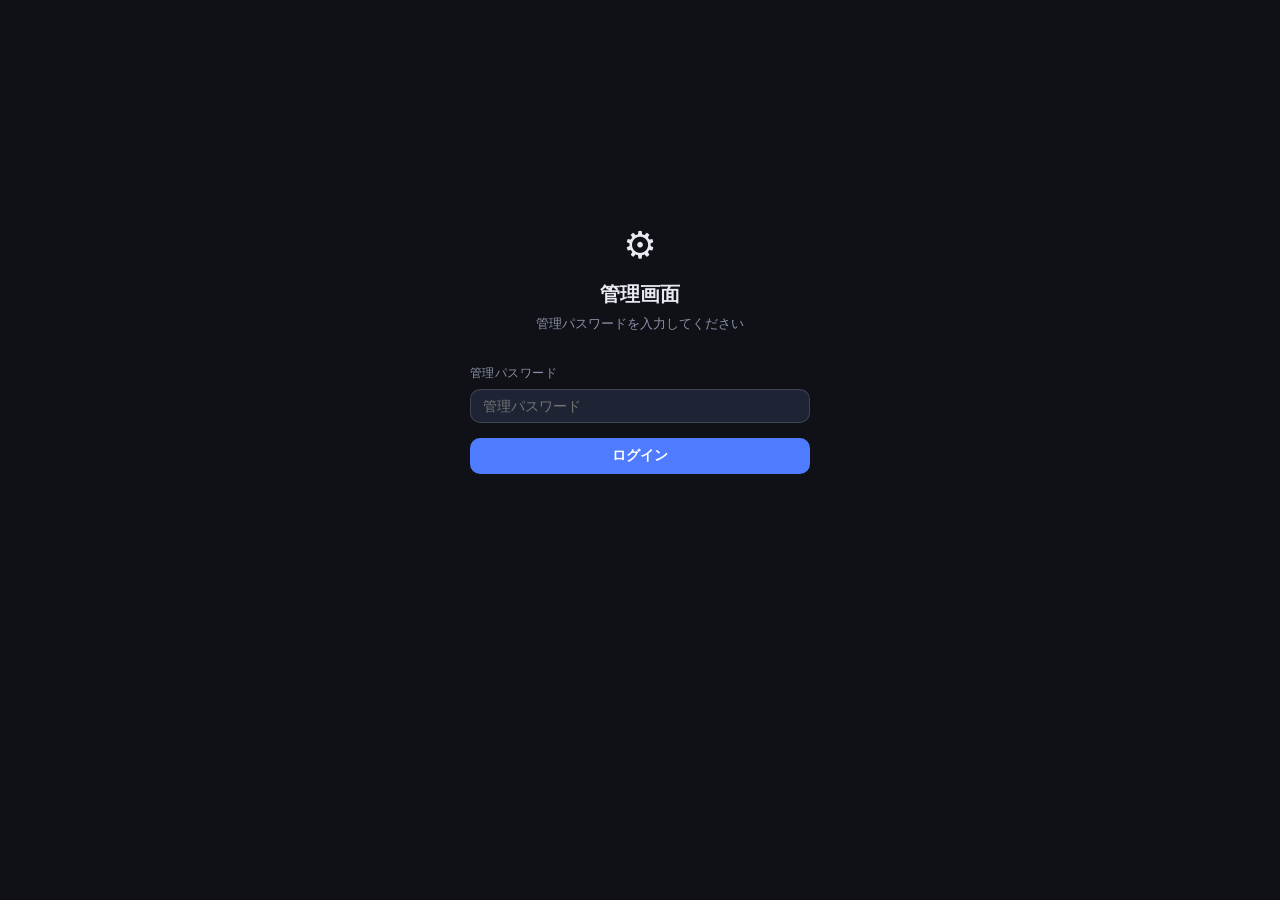
<file: admin.html>
<!DOCTYPE html>
<html lang="ja">
<head>
<meta charset="UTF-8">
<meta name="viewport" content="width=device-width, initial-scale=1.0">
<title>管理画面</title>
<link rel="icon" href="favicon.ico">
<link rel="stylesheet" href="css/style.css">
<style>
/* ===== 管理画面固有スタイル ===== */
#app { max-width: 720px; margin: 0 auto; padding: 1rem 1rem 4rem; }

/* ヘッダー */
#header {
  display: flex; align-items: center; justify-content: space-between;
  padding: 1rem 0 0.75rem;
  border-bottom: 1px solid var(--border);
  margin-bottom: 1.25rem;
}

/* ログイン */
#login-screen {
  min-height: 80vh;
  display: flex; flex-direction: column;
  align-items: center; justify-content: center; gap: 0;
}
#login-screen .logo { font-size: 2.5rem; margin-bottom: 0.25rem; }
#login-screen h2 { font-size: 1.3rem; font-weight: 700; margin-bottom: 0.25rem; }
#login-screen .sub { color: var(--text2); font-size: 0.85rem; margin-bottom: 2rem; }
#login-form { width: 100%; max-width: 340px; display: flex; flex-direction: column; gap: 1rem; }

/* セクション */
.section { margin-bottom: 2rem; }
.section-title {
  font-size: 0.75rem; font-weight: 700; letter-spacing: 0.08em;
  text-transform: uppercase; color: var(--text2);
  margin-bottom: 0.75rem;
  padding-bottom: 0.4rem;
  border-bottom: 1px solid var(--border);
}

/* シートカード */
.sheet-card {
  background: var(--bg3);
  border: 1px solid var(--border);
  border-radius: var(--radius);
  padding: 1rem 1.25rem;
  margin-bottom: 0.75rem;
  position: relative;
}
.sheet-card-header {
  display: flex; align-items: center; justify-content: space-between;
  margin-bottom: 0.75rem;
}
.sheet-card-label {
  font-weight: 700; font-size: 0.95rem;
}
.sheet-card-fields {
  display: grid; grid-template-columns: 1fr 1fr; gap: 0.6rem;
}
.sheet-card-fields-wide {
  display: grid; grid-template-columns: 1fr 1fr 1fr; gap: 0.6rem;
  margin-top: 0.6rem;
}
.field-hint {
  font-size: 0.72rem; color: var(--text3); margin-top: 0.2rem;
}
.override-toggle {
  display: flex; align-items: center; gap: 0.5rem;
  font-size: 0.8rem; color: var(--text2); cursor: pointer;
  margin-top: 0.6rem;
  user-select: none;
}
.override-toggle input[type="checkbox"] {
  width: auto; accent-color: var(--accent);
}
.override-fields {
  margin-top: 0.75rem;
  padding-top: 0.75rem;
  border-top: 1px dashed var(--border2);
  display: none;
}
.override-fields.show { display: grid; grid-template-columns: 1fr 1fr; gap: 0.6rem; }

/* グローバル設定グリッド */
.global-grid {
  display: grid; grid-template-columns: 1fr 1fr; gap: 0.75rem;
}

/* QRモード選択 */
.radio-group { display: flex; gap: 1rem; }
.radio-group label {
  display: flex; align-items: center; gap: 0.4rem;
  cursor: pointer; color: var(--text); text-transform: none;
  letter-spacing: 0; font-size: 0.9rem;
}
.radio-group input[type="radio"] { width: auto; accent-color: var(--accent); }

/* 保存ステータス */
#save-status {
  position: fixed; bottom: 1.5rem; left: 50%; transform: translateX(-50%);
  background: var(--bg3); border: 1px solid var(--border2);
  border-radius: var(--radius); padding: 0.7rem 1.4rem;
  font-size: 0.88rem; box-shadow: var(--shadow);
  display: none; z-index: 200;
}
#save-status.show { display: block; }
#save-status.success { border-left: 3px solid var(--success); color: var(--success); }
#save-status.error   { border-left: 3px solid var(--danger);  color: var(--danger); }
#save-status.info    { border-left: 3px solid var(--accent);  color: var(--text); }

/* 追加ボタン行 */
.add-row {
  display: flex; justify-content: center;
  margin-top: 0.5rem;
}

/* パスワード行 */
.pw-row {
  display: grid;
  grid-template-columns: 1fr 1fr auto auto auto;
  gap: 0.6rem;
  align-items: center;
  padding: 0.6rem 0;
  border-bottom: 1px solid var(--border);
}
.pw-row:last-child { border-bottom: none; }
.pw-row .pw-label { font-size: 0.88rem; font-weight: 600; }
.pw-row .pw-label small { display:block; color:var(--text3); font-size:0.75rem; font-weight:400; }
.pw-not-registered {
  font-size: 0.78rem; color: var(--warn);
  background: rgba(240,180,41,0.1);
  border-radius: 4px; padding: 0.15rem 0.5rem;
}
</style>
</head>
<body>

<!-- ===== ログイン画面 ===== -->
<div id="login-screen">
  <div class="logo">⚙️</div>
  <h2 id="admin-title-login">管理画面</h2>
  <p class="sub">管理パスワードを入力してください</p>
  <div id="login-form">
    <div class="field">
      <label for="admin-pw-input">管理パスワード</label>
      <input type="password" id="admin-pw-input" placeholder="管理パスワード" autocomplete="current-password">
    </div>
    <button class="btn btn-primary" id="admin-login-btn">ログイン</button>
    <p id="login-error" class="text-danger" style="font-size:0.85rem;text-align:center;min-height:1.2em;"></p>
  </div>
</div>

<!-- ===== メイン管理画面 ===== -->
<div id="main-app" style="display:none;">
  <div id="app">

    <div id="header">
      <h1>⚙️ <span id="admin-title-header">管理画面</span></h1>
      <div style="display:flex;gap:0.5rem;align-items:center;">
        <a href="index.html" class="btn btn-ghost btn-sm">← スタッフ画面</a>
        <button class="btn btn-ghost btn-sm" id="logout-btn">ログアウト</button>
      </div>
    </div>

    <!-- 読み込み中 -->
    <div id="loading-state" style="text-align:center;padding:3rem;color:var(--text2);">
      <div class="spinner" style="margin:0 auto 1rem;width:28px;height:28px;"></div>
      config.js を読み込み中...
    </div>

    <!-- 編集フォーム -->
    <div id="edit-form" style="display:none;">

      <!-- ===== シート設定 ===== -->
      <div class="section">
        <div class="section-title">シート設定</div>
        <div id="sheets-container">
          <!-- JSで生成 -->
        </div>
        <div class="add-row">
          <button class="btn btn-ghost btn-sm" id="add-sheet-btn">＋ シートを追加</button>
        </div>
      </div>

      <!-- ===== グローバル設定 ===== -->
      <div class="section">
        <div class="section-title">グローバル設定（全シート共通デフォルト）</div>
        <div class="card">
          <div class="global-grid">
            <div class="field">
              <label for="g-call-before">呼出タイミング（分前）</label>
              <input type="number" id="g-call-before" min="0" max="60">
              <div class="field-hint">開始時間の何分前に「呼出中」にするか（0=開始ちょうど）</div>
            </div>
            <div class="field">
              <label for="g-expire-after">失効タイミング（分後）</label>
              <input type="number" id="g-expire-after" min="0" max="120">
              <div class="field-hint">終了時間の何分後に「失効」にするか（0=終了ちょうど）</div>
            </div>
            <div class="field">
              <label for="g-poll-interval">モニター更新間隔（秒）</label>
              <input type="number" id="g-poll-interval" min="5" max="300">
              <div class="field-hint">呼出モニターの自動更新間隔</div>
            </div>
          </div>
        </div>
      </div>

      <!-- ===== QRコード設定 ===== -->
      <div class="section">
        <div class="section-title">QRコード設定</div>
        <div class="card" style="display:flex;flex-direction:column;gap:1rem;">
          <div class="field">
            <label>QRモード</label>
            <div class="radio-group" style="margin-top:0.4rem;">
              <label>
                <input type="radio" name="qr-mode" value="number">
                整理番号埋め込み（スキャンで自動照合）
              </label>
              <label>
                <input type="radio" name="qr-mode" value="common">
                共通QR（確認のみ）
              </label>
            </div>
          </div>
          <div class="field" id="common-qr-field">
            <label for="g-common-qr">共通QR文字列</label>
            <input type="text" id="g-common-qr" placeholder="SEIRIKEN_CHECK">
            <div class="field-hint">QRモードが「共通QR」のときにスキャンを受け付ける文字列</div>
          </div>
        </div>
      </div>

      <!-- ===== パスワード管理 ===== -->
      <div class="section">
        <div class="section-title">シートパスワード管理</div>
        <div class="card" style="display:flex;flex-direction:column;gap:0;">
          <p style="font-size:0.82rem;color:var(--text2);margin-bottom:1rem;">
            変更・新規登録は即時反映されます（GitHub への保存・再デプロイ不要）。<br>
            config.js のシート一覧と同期しています。<span style="color:var(--warn);">●未登録</span>のシートには初回パスワードを設定してください。
          </p>
          <div id="pw-list">
            <div style="color:var(--text3);font-size:0.85rem;">読み込み中...</div>
          </div>
        </div>
      </div>

      <!-- ===== UI設定 ===== -->
      <div class="section">
        <div class="section-title">UI設定</div>
        <div class="card">
          <div class="global-grid">
            <div class="field">
              <label for="g-app-title">スタッフ画面タイトル</label>
              <input type="text" id="g-app-title" placeholder="整理券システム">
            </div>
            <div class="field">
              <label for="g-monitor-title">モニタータイトル</label>
              <input type="text" id="g-monitor-title" placeholder="呼出モニター">
            </div>
          </div>
        </div>
      </div>

      <!-- ===== 保存ボタン ===== -->
      <div style="display:flex;gap:0.75rem;align-items:center;justify-content:flex-end;margin-top:1rem;">
        <span id="unsaved-badge" style="font-size:0.8rem;color:var(--warn);display:none;">● 未保存の変更があります</span>
        <button class="btn btn-ghost" id="reload-btn">再読み込み</button>
        <button class="btn btn-primary btn-lg" id="save-btn">
          config.js を保存してデプロイ
        </button>
      </div>
      <p style="font-size:0.75rem;color:var(--text3);text-align:right;margin-top:0.5rem;">
        保存後、GitHub Pages の再デプロイに数十秒〜1分程度かかります
      </p>

    </div><!-- /edit-form -->

  </div><!-- /app -->
</div><!-- /main-app -->

<!-- 保存ステータス -->
<div id="save-status"></div>
<!-- トースト -->
<div id="toast-container"></div>

<script src="config.js"></script>
<script src="js/api.js"></script>
<script>
// ============================================================
// 状態
// ============================================================
let adminPassword = '';
let currentSha    = '';  // GitHubのファイルSHA（更新時に必要）
let configObj     = null; // 編集中のconfig内容
let isDirty       = false;

// ============================================================
// 初期化
// ============================================================
document.addEventListener('DOMContentLoaded', () => {
  document.title = CONFIG.ADMIN_TITLE || '管理画面';
  document.getElementById('admin-title-login').textContent  = CONFIG.ADMIN_TITLE || '管理画面';
  document.getElementById('admin-title-header').textContent = CONFIG.ADMIN_TITLE || '管理画面';

  // QRモード切替でフィールド表示/非表示
  document.querySelectorAll('input[name="qr-mode"]').forEach(r => {
    r.addEventListener('change', updateQrFieldVisibility);
  });

  document.getElementById('admin-pw-input').addEventListener('keydown', e => {
    if (e.key === 'Enter') document.getElementById('admin-login-btn').click();
  });
});

// ============================================================
// ログイン
// ============================================================
document.getElementById('admin-login-btn').addEventListener('click', async () => {
  const pw    = document.getElementById('admin-pw-input').value.trim();
  const errEl = document.getElementById('login-error');
  errEl.textContent = '';
  if (!pw) { errEl.textContent = 'パスワードを入力してください'; return; }

  const btn = document.getElementById('admin-login-btn');
  btn.disabled = true;
  btn.innerHTML = '<span class="spinner"></span>';

  try {
    await API.adminAuth(pw);
    adminPassword = pw;
    document.getElementById('login-screen').style.display = 'none';
    document.getElementById('main-app').style.display = 'block';
    await loadConfig();
    await loadPasswords();
  } catch (e) {
    errEl.textContent = e.message;
  } finally {
    btn.disabled = false;
    btn.textContent = 'ログイン';
  }
});

document.getElementById('logout-btn').addEventListener('click', () => {
  adminPassword = '';
  currentSha    = '';
  configObj     = null;
  isDirty       = false;
  document.getElementById('main-app').style.display  = 'none';
  document.getElementById('login-screen').style.display = 'flex';
  document.getElementById('admin-pw-input').value = '';
});

// ============================================================
// config.js 読み込み
// ============================================================
async function loadConfig() {
  document.getElementById('loading-state').style.display = 'block';
  document.getElementById('edit-form').style.display     = 'none';

  try {
    const res = await API.getConfig(adminPassword);
    currentSha = res.sha;
    // config.jsのテキストをJSとして評価してオブジェクトに変換
    configObj  = parseConfigJs(res.content);
    renderForm(configObj);
    // パスワードリストはシート一覧と連動して再描画
    renderPasswordList();
    document.getElementById('loading-state').style.display = 'none';
    document.getElementById('edit-form').style.display     = 'block';
    isDirty = false;
    updateDirtyBadge();
  } catch (e) {
    document.getElementById('loading-state').innerHTML =
      `<span class="text-danger">読み込み失敗: ${e.message}</span>`;
  }
}

/**
 * config.js のテキストから CONFIG オブジェクトを抽出する
 * "const CONFIG = { ... };" の部分を取り出して評価する。
 *
 * 注意: 正規表現の非貪欲マッチ（[\s\S]*?\}）は、STATUSES などの
 *       ネストしたオブジェクト内の最初の "}" で止まってしまい、
 *       本体が途中で切れて構文エラー（Unexpected token ')'）になる。
 *       そのため、波括弧の対応を1文字ずつ数えて正しい終端を探す。
 */
function parseConfigJs(text) {
  const startKeyword = 'const CONFIG';
  const startIdx = text.indexOf(startKeyword);
  if (startIdx === -1) throw new Error("config.js 内に 'const CONFIG' が見つかりません");

  const braceStart = text.indexOf('{', startIdx);
  if (braceStart === -1) throw new Error("CONFIG オブジェクトの開始 '{' が見つかりません");

  // 波括弧の対応をカウントして、CONFIGオブジェクトの終端 "}" を特定する
  // 文字列リテラル内の { } は誤検出しないよう、シングル/ダブル/テンプレート文字列をスキップする
  let depth = 0;
  let i = braceStart;
  let inString = null; // null | '"' | "'" | '`'

  for (; i < text.length; i++) {
    const ch = text[i];
    const prev = text[i - 1];

    if (inString) {
      if (ch === inString && prev !== '\\') inString = null;
      continue;
    }
    if (ch === '"' || ch === "'" || ch === '`') { inString = ch; continue; }
    if (ch === '{') depth++;
    if (ch === '}') {
      depth--;
      if (depth === 0) { i++; break; } // 終端の "}" を含めて抜ける
    }
  }

  if (depth !== 0) throw new Error("CONFIG オブジェクトの波括弧が閉じていません");

  const src = text.slice(braceStart, i);
  // eslint-disable-next-line no-new-func
  return Function('"use strict"; return (' + src + ')')();
}

document.getElementById('reload-btn').addEventListener('click', async () => {
  if (isDirty && !confirm('未保存の変更があります。再読み込みすると変更は失われます。続けますか？')) return;
  await loadConfig();
});

// ============================================================
// フォーム描画
// ============================================================
function renderForm(cfg) {
  // グローバル設定
  document.getElementById('g-call-before').value   = cfg.CALL_BEFORE_MINUTES  ?? 0;
  document.getElementById('g-expire-after').value  = cfg.EXPIRE_AFTER_MINUTES ?? 0;
  document.getElementById('g-poll-interval').value = Math.round((cfg.POLL_INTERVAL_MS ?? 15000) / 1000);
  document.getElementById('g-app-title').value     = cfg.APP_TITLE     || '';
  document.getElementById('g-monitor-title').value = cfg.MONITOR_TITLE || '';

  // QR設定
  const qrMode = cfg.QR_MODE || 'number';
  document.querySelector(`input[name="qr-mode"][value="${qrMode}"]`).checked = true;
  document.getElementById('g-common-qr').value = cfg.COMMON_QR_VALUE || '';
  updateQrFieldVisibility();

  // シート一覧
  renderSheets(cfg.SHEETS || []);

  // 変更検知
  attachChangeListeners();
}

function renderSheets(sheets) {
  const container = document.getElementById('sheets-container');
  container.innerHTML = '';
  sheets.forEach((s, i) => renderSheetCard(s, i));
}

function renderSheetCard(sheet, index) {
  const container = document.getElementById('sheets-container');
  const hasCallOverride   = sheet.callBeforeMinutes   !== undefined;
  const hasExpireOverride = sheet.expireAfterMinutes  !== undefined;
  const hasOverride       = hasCallOverride || hasExpireOverride;

  const card = document.createElement('div');
  card.className    = 'sheet-card';
  card.dataset.index = index;
  card.innerHTML = `
    <div class="sheet-card-header">
      <span class="sheet-card-label"># ${index + 1}</span>
      <div style="display:flex;gap:0.4rem;">
        <button class="btn btn-ghost btn-sm clear-data-btn" data-index="${index}" title="シート内のデータ行のみ削除（ヘッダー・タブは残る）">データ削除</button>
        <button class="btn btn-danger btn-sm remove-sheet-btn" data-index="${index}" title="config設定とスプレッドシートのタブを両方削除">シート削除</button>
      </div>
    </div>
    <div class="sheet-card-fields">
      <div class="field">
        <label>シート名</label>
        <input type="text" class="f-sheetName" value="${esc(sheet.sheetName)}" placeholder="1日目_2組">
        <div class="field-hint">スプレッドシートのシート名と完全一致</div>
      </div>
      <div class="field">
        <label>識別コード（3桁英数字）</label>
        <input type="text" class="f-code" value="${esc(sheet.code)}" maxlength="3" placeholder="A01" style="text-transform:uppercase;font-family:var(--font-mono);">
        <div class="field-hint">整理番号の先頭3桁・他と重複不可</div>
      </div>
      <div class="field" style="grid-column:1/-1;">
        <label>表示名</label>
        <input type="text" class="f-label" value="${esc(sheet.label)}" placeholder="1日目 2組">
        <div class="field-hint">スタッフ画面・モニターに表示される名前</div>
      </div>
    </div>
    <label class="override-toggle">
      <input type="checkbox" class="f-override-check" ${hasOverride ? 'checked' : ''}>
      このシートの呼出・失効タイミングをグローバル設定から上書きする
    </label>
    <div class="override-fields ${hasOverride ? 'show' : ''}">
      <div class="field">
        <label>呼出タイミング（分前）</label>
        <input type="number" class="f-call" min="0" max="60" value="${hasCallOverride ? sheet.callBeforeMinutes : ''}">
        <div class="field-hint">空欄=グローバル設定を使用</div>
      </div>
      <div class="field">
        <label>失効タイミング（分後）</label>
        <input type="number" class="f-expire" min="0" max="120" value="${hasExpireOverride ? sheet.expireAfterMinutes : ''}">
        <div class="field-hint">空欄=グローバル設定を使用</div>
      </div>
    </div>
    <label class="override-toggle">
      <input type="checkbox" class="f-auto-absent" ${sheet.autoAbsentEnabled ? 'checked' : ''}>
      予約終了時間〜失効時間の間、呼出中の券を自動で「不在」にする
    </label>
  `;
  container.appendChild(card);

  // 上書きチェックボックス
  card.querySelector('.f-override-check').addEventListener('change', function () {
    const fields = card.querySelector('.override-fields');
    fields.classList.toggle('show', this.checked);
    markDirty();
  });

  // データのみ削除ボタン（シート・config設定は残す）
  card.querySelector('.clear-data-btn').addEventListener('click', async () => {
    const currentName = card.querySelector('.f-sheetName').value.trim();
    if (!currentName) { toast('シート名が空欄です', 'error'); return; }

    if (!confirm(
      `シート「${currentName}」のデータ行をすべて削除します。\n` +
      `（ヘッダー行・シートタブ・config設定は残ります）\n\nよろしいですか？`
    )) return;

    const btn = card.querySelector('.clear-data-btn');
    btn.disabled = true;
    btn.innerHTML = '<span class="spinner"></span>';

    try {
      const res = await API.clearSheetData(adminPassword, currentName);
      toast(res.message, 'success');
    } catch (e) {
      toast('データ削除失敗: ' + e.message, 'error');
    } finally {
      btn.disabled = false;
      btn.textContent = 'データ削除';
    }
  });

  // シート削除ボタン（タブ本体 + config設定 + PASSWORDS を削除）
  card.querySelector('.remove-sheet-btn').addEventListener('click', async () => {
    const currentName = card.querySelector('.f-sheetName').value.trim();

    if (!confirm(
      `シート「${currentName || '(未入力)'}」を完全に削除します。\n` +
      `・スプレッドシートのタブ本体ごと削除されます\n` +
      `・config.js の設定からも削除されます\n` +
      `・登録済みパスワードも削除されます\n\n` +
      `この操作は取り消せません。よろしいですか？`
    )) return;

    const btn = card.querySelector('.remove-sheet-btn');
    btn.disabled = true;
    btn.innerHTML = '<span class="spinner"></span>';

    // シート名が入力済み（既存シート）の場合のみGAS側でタブを削除
    if (currentName) {
      try {
        await API.deleteSheetTab(adminPassword, currentName);
        toast(`タブ「${currentName}」を削除しました`, 'success');
      } catch (e) {
        // タブ削除に失敗してもconfigからの削除は続行できるよう確認する
        const proceed = confirm(
          `スプレッドシートのタブ削除に失敗しました: ${e.message}\n` +
          `config設定からの削除のみ続行しますか？`
        );
        if (!proceed) {
          btn.disabled = false;
          btn.textContent = 'シート削除';
          return;
        }
      }
    }

    card.remove();
    reindexSheets();
    markDirty();
    // パスワードリストにも反映
    delete registeredPasswords[currentName];
    renderPasswordList();
  });
}

// シートカードの番号を振り直す
function reindexSheets() {
  document.querySelectorAll('.sheet-card').forEach((card, i) => {
    card.dataset.index = i;
    card.querySelector('.sheet-card-label').textContent = `# ${i + 1}`;
    card.querySelector('.remove-sheet-btn').dataset.index = i;
    card.querySelector('.clear-data-btn').dataset.index = i;
  });
}

// シート追加
document.getElementById('add-sheet-btn').addEventListener('click', () => {
  const count = document.querySelectorAll('.sheet-card').length;
  renderSheetCard({ sheetName: '', code: '', label: '' }, count);
  attachChangeListeners();
  markDirty();
});

function updateQrFieldVisibility() {
  const mode = document.querySelector('input[name="qr-mode"]:checked')?.value;
  document.getElementById('common-qr-field').style.display = mode === 'common' ? 'block' : 'none';
}

// ============================================================
// 変更検知
// ============================================================
function attachChangeListeners() {
  document.querySelectorAll('#edit-form input, #edit-form select').forEach(el => {
    el.removeEventListener('input', markDirty);
    el.addEventListener('input', markDirty);
    el.removeEventListener('change', markDirty);
    el.addEventListener('change', markDirty);
  });
}

function markDirty() {
  isDirty = true;
  updateDirtyBadge();
}

function updateDirtyBadge() {
  document.getElementById('unsaved-badge').style.display = isDirty ? 'inline' : 'none';
}

// ============================================================
// フォームからconfigオブジェクトを収集
// ============================================================
function collectConfig() {
  const sheets = [];
  document.querySelectorAll('.sheet-card').forEach(card => {
    const sheetName = card.querySelector('.f-sheetName').value.trim();
    const code      = card.querySelector('.f-code').value.trim().toUpperCase();
    const label     = card.querySelector('.f-label').value.trim();
    if (!sheetName || !code) return; // 空欄は除外

    const overrideEnabled  = card.querySelector('.f-override-check').checked;
    const callVal          = card.querySelector('.f-call').value;
    const expireVal        = card.querySelector('.f-expire').value;
    const autoAbsentChecked = card.querySelector('.f-auto-absent').checked;

    const s = { sheetName, code, label };
    if (overrideEnabled && callVal   !== '') s.callBeforeMinutes   = parseInt(callVal, 10);
    if (overrideEnabled && expireVal !== '') s.expireAfterMinutes  = parseInt(expireVal, 10);
    if (autoAbsentChecked) s.autoAbsentEnabled = true;
    sheets.push(s);
  });

  // コードの重複チェック
  const codes = sheets.map(s => s.code);
  const dup   = codes.find((c, i) => codes.indexOf(c) !== i);
  if (dup) throw new Error(`識別コード「${dup}」が重複しています`);

  const qrMode = document.querySelector('input[name="qr-mode"]:checked')?.value || 'number';

  return {
    GAS_URL        : configObj.GAS_URL,
    GITHUB_OWNER   : configObj.GITHUB_OWNER,
    GITHUB_REPO    : configObj.GITHUB_REPO,
    GITHUB_PATH    : configObj.GITHUB_PATH,
    GITHUB_BRANCH  : configObj.GITHUB_BRANCH,
    SHEETS         : sheets,
    CALL_BEFORE_MINUTES  : parseInt(document.getElementById('g-call-before').value,  10) || 0,
    EXPIRE_AFTER_MINUTES : parseInt(document.getElementById('g-expire-after').value, 10) || 0,
    POLL_INTERVAL_MS     : (parseInt(document.getElementById('g-poll-interval').value, 10) || 15) * 1000,
    QR_MODE        : qrMode,
    COMMON_QR_VALUE: document.getElementById('g-common-qr').value.trim() || 'SEIRIKEN_CHECK',
    STATUSES       : configObj.STATUSES,
    APP_TITLE      : document.getElementById('g-app-title').value.trim()    || '整理券システム',
    MONITOR_TITLE  : document.getElementById('g-monitor-title').value.trim() || '呼出モニター',
    ADMIN_TITLE    : configObj.ADMIN_TITLE || '管理画面',
  };
}

// ============================================================
// configオブジェクト → config.js テキスト生成
// ============================================================
function buildConfigJs(cfg) {
  const sheetsStr = cfg.SHEETS.map(s => {
    let lines = [
      `      sheetName: ${JSON.stringify(s.sheetName)}`,
      `      code: ${JSON.stringify(s.code)}`,
      `      label: ${JSON.stringify(s.label)}`
    ];
    if (s.callBeforeMinutes   !== undefined) lines.push(`      callBeforeMinutes: ${s.callBeforeMinutes}`);
    if (s.expireAfterMinutes  !== undefined) lines.push(`      expireAfterMinutes: ${s.expireAfterMinutes}`);
    if (s.autoAbsentEnabled   !== undefined) lines.push(`      autoAbsentEnabled: ${s.autoAbsentEnabled}`);
    return `    {\n${lines.join(',\n')}\n    }`;
  }).join(',\n');

  const statusesStr = Object.entries(cfg.STATUSES).map(([k, v]) =>
    `    ${k}: { label: ${JSON.stringify(v.label)}, color: ${JSON.stringify(v.color)} }`
  ).join(',\n');

  return `/**
 * 整理券システム 設定ファイル
 * このファイルは管理画面（admin.html）から自動更新されます。
 * 手動編集も可能ですが、管理画面での変更で上書きされます。
 */

const CONFIG = {

  GAS_URL: ${JSON.stringify(cfg.GAS_URL)},

  GITHUB_OWNER: ${JSON.stringify(cfg.GITHUB_OWNER)},
  GITHUB_REPO:  ${JSON.stringify(cfg.GITHUB_REPO)},
  GITHUB_PATH:  ${JSON.stringify(cfg.GITHUB_PATH)},
  GITHUB_BRANCH: ${JSON.stringify(cfg.GITHUB_BRANCH)},

  SHEETS: [
${sheetsStr}
  ],

  CALL_BEFORE_MINUTES: ${cfg.CALL_BEFORE_MINUTES},
  POLL_INTERVAL_MS: ${cfg.POLL_INTERVAL_MS},

  EXPIRE_AFTER_MINUTES: ${cfg.EXPIRE_AFTER_MINUTES},

  QR_MODE: ${JSON.stringify(cfg.QR_MODE)},
  COMMON_QR_VALUE: ${JSON.stringify(cfg.COMMON_QR_VALUE)},

  STATUSES: {
${statusesStr}
  },

  APP_TITLE: ${JSON.stringify(cfg.APP_TITLE)},
  MONITOR_TITLE: ${JSON.stringify(cfg.MONITOR_TITLE)},
  ADMIN_TITLE: ${JSON.stringify(cfg.ADMIN_TITLE)}
};
`;
}

// ============================================================
// 保存
// ============================================================
document.getElementById('save-btn').addEventListener('click', async () => {
  let newCfg;
  try {
    newCfg = collectConfig();
  } catch (e) {
    toast(e.message, 'error');
    return;
  }

  const newContent = buildConfigJs(newCfg);
  const autoAbsentSheets = newCfg.SHEETS
    .filter(s => s.autoAbsentEnabled)
    .map(s => s.sheetName);

  const btn = document.getElementById('save-btn');
  btn.disabled = true;
  btn.innerHTML = '<span class="spinner"></span> 保存中...';
  showSaveStatus('GitHub へ送信中...', 'info');

  try {
    const res = await API.saveConfig(
      adminPassword,
      newContent,
      currentSha,
      'chore: update config.js via admin panel',
      autoAbsentSheets
    );
    currentSha = res.newSha || currentSha;
    configObj  = newCfg;
    isDirty    = false;
    updateDirtyBadge();
    showSaveStatus('✓ 保存完了！GitHub Pages の再デプロイをお待ちください（約1分）', 'success');
    toast('config.js を更新しました', 'success');
  } catch (e) {
    showSaveStatus('✗ 保存失敗: ' + e.message, 'error');
    toast('保存に失敗しました: ' + e.message, 'error');
  } finally {
    btn.disabled = false;
    btn.textContent = 'config.js を保存してデプロイ';
  }
});

function showSaveStatus(msg, type) {
  const el = document.getElementById('save-status');
  el.textContent  = msg;
  el.className    = 'show ' + type;
  if (type === 'success') setTimeout(() => { el.className = ''; }, 8000);
}

// ============================================================
// パスワード管理
// ============================================================

// GASのPASSWORDSプロパティに登録済みのパスワード一覧 { sheetName: pw }
let registeredPasswords = {};

async function loadPasswords() {
  const container = document.getElementById('pw-list');
  try {
    const res = await API.getPasswords(adminPassword);
    registeredPasswords = res.passwords || {};
    renderPasswordList();
  } catch (e) {
    container.innerHTML =
      `<span class="text-danger" style="font-size:0.85rem;">取得失敗: ${e.message}</span>`;
  }
}

function renderPasswordList() {
  const container = document.getElementById('pw-list');
  const sheets    = (configObj && configObj.SHEETS) ? configObj.SHEETS : [];

  if (sheets.length === 0) {
    container.innerHTML =
      '<div style="color:var(--text3);font-size:0.85rem;">シートが登録されていません</div>';
    return;
  }

  container.innerHTML = '';
  sheets.forEach(s => {
    const isRegistered = s.sheetName in registeredPasswords;
    const row = document.createElement('div');
    row.className = 'pw-row';

    row.innerHTML = `
      <div class="pw-label">
        ${esc(s.label || s.sheetName)}
        <small>${esc(s.sheetName)}</small>
        ${!isRegistered
          ? '<span class="pw-not-registered">未登録</span>'
          : '<span class="badge status-received" style="font-size:0.7rem;">登録済</span>'}
      </div>
      <div>
        <input type="password"
          class="pw-input"
          data-sheet="${esc(s.sheetName)}"
          placeholder="${isRegistered ? '新しいパスワード（変更する場合のみ）' : '初期パスワードを設定'}"
          autocomplete="new-password">
      </div>
      <div>
        <button class="btn btn-ghost btn-sm pw-toggle-btn"
          data-sheet="${esc(s.sheetName)}" title="表示/非表示">👁</button>
      </div>
      <div>
        <button class="btn btn-sm pw-save-btn ${isRegistered ? 'btn-primary' : 'btn-success'}"
          data-sheet="${esc(s.sheetName)}"
          data-is-new="${!isRegistered}">
          ${isRegistered ? '変更' : '登録'}
        </button>
      </div>
      <div>
        <button class="btn btn-danger btn-sm pw-remove-btn"
          data-sheet="${esc(s.sheetName)}"
          ${!isRegistered ? 'disabled style="opacity:0.3"' : ''}
          title="${isRegistered ? 'PASSWORDSから削除（ログイン不可になります）' : '未登録のため不要'}">
          削除
        </button>
      </div>
    `;
    container.appendChild(row);
  });

  // イベント設定
  container.querySelectorAll('.pw-save-btn').forEach(btn => {
    btn.addEventListener('click', () =>
      changePassword(btn.dataset.sheet, btn.dataset.isNew === 'true')
    );
  });
  container.querySelectorAll('.pw-remove-btn:not([disabled])').forEach(btn => {
    btn.addEventListener('click', () => removePassword(btn.dataset.sheet));
  });
  container.querySelectorAll('.pw-toggle-btn').forEach(btn => {
    btn.addEventListener('click', () => {
      const input = container.querySelector(`.pw-input[data-sheet="${CSS.escape(btn.dataset.sheet)}"]`);
      if (input) input.type = input.type === 'password' ? 'text' : 'password';
    });
  });
  container.querySelectorAll('.pw-input').forEach(input => {
    input.addEventListener('keydown', e => {
      if (e.key !== 'Enter') return;
      const isNew = !(input.dataset.sheet in registeredPasswords);
      changePassword(input.dataset.sheet, isNew);
    });
  });
}

async function changePassword(sheetName, isNew = false) {
  const input = document.querySelector(`.pw-input[data-sheet="${CSS.escape(sheetName)}"]`);
  if (!input) return;
  const newPw = input.value.trim();

  if (!newPw) { toast('パスワードを入力してください', 'error'); return; }
  if (newPw.length < 4) { toast('パスワードは4文字以上にしてください', 'error'); return; }

  if (isNew && !confirm(
    `「${sheetName}」を PASSWORDS に新規登録します。\nパスワード: ${newPw}\n\nよろしいですか？`
  )) return;

  const btn = document.querySelector(`.pw-save-btn[data-sheet="${CSS.escape(sheetName)}"]`);
  if (btn) { btn.disabled = true; btn.innerHTML = '<span class="spinner"></span>'; }

  try {
    const res = await API.updatePassword(adminPassword, sheetName, newPw, isNew, false);
    registeredPasswords[sheetName] = newPw;
    input.value = '';
    toast(res.message, 'success');
    // 登録済→未登録の表示が変わるので再描画
    renderPasswordList();
  } catch (e) {
    toast((isNew ? '登録' : '変更') + '失敗: ' + e.message, 'error');
    if (btn) { btn.disabled = false; btn.textContent = isNew ? '登録' : '変更'; }
  }
}

async function removePassword(sheetName) {
  if (!confirm(
    `「${sheetName}」を PASSWORDS から削除します。\n` +
    `削除するとこのシートへのログインができなくなります。\n\nよろしいですか？`
  )) return;

  const btn = document.querySelector(`.pw-remove-btn[data-sheet="${CSS.escape(sheetName)}"]`);
  if (btn) { btn.disabled = true; btn.innerHTML = '<span class="spinner"></span>'; }

  try {
    const res = await API.updatePassword(adminPassword, sheetName, '', false, true);
    delete registeredPasswords[sheetName];
    toast(res.message, 'success');
    renderPasswordList();
  } catch (e) {
    toast('削除失敗: ' + e.message, 'error');
    if (btn) { btn.disabled = false; btn.textContent = '削除'; }
  }
}

// ============================================================
// トースト・ユーティリティ
// ============================================================
function toast(msg, type = 'info') {
  const c  = document.getElementById('toast-container');
  const el = document.createElement('div');
  el.className   = 'toast ' + type;
  el.textContent = msg;
  c.appendChild(el);
  setTimeout(() => el.remove(), 3500);
}

function esc(str) {
  return String(str || '').replace(/&/g,'&amp;').replace(/"/g,'&quot;').replace(/</g,'&lt;');
}
</script>

</body>
</html>
</file>
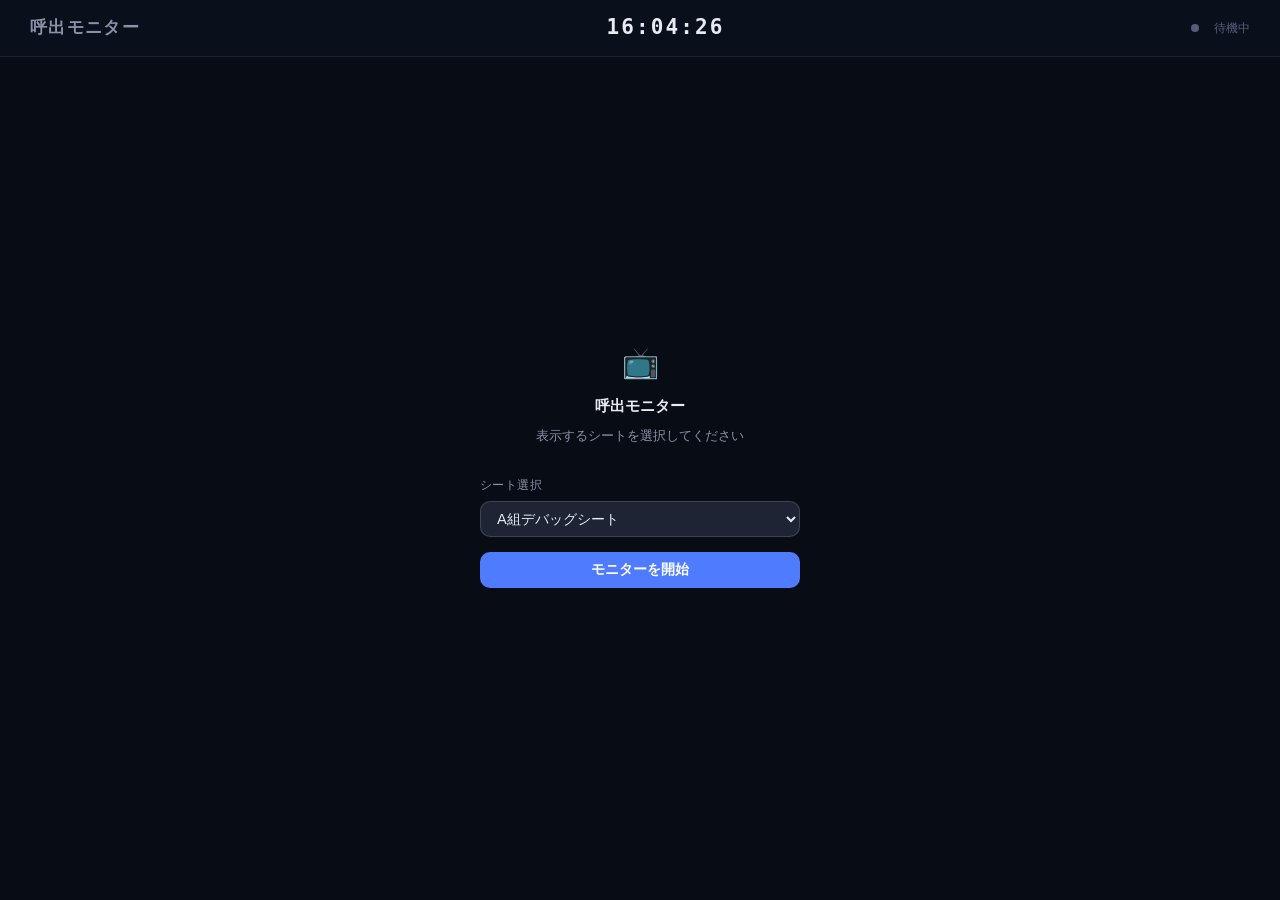
<file: monitor.html>
<!DOCTYPE html>
<html lang="ja">
<head>
<meta charset="UTF-8">
<meta name="viewport" content="width=device-width, initial-scale=1.0">
<title>呼出モニター</title>
<link rel="icon" href="favicon.ico">
<link rel="stylesheet" href="css/style.css">
<style>
/* ===== モニター固有スタイル ===== */

body {
  background: #080c14;
  overflow: hidden;
}

#monitor-app {
  height: 100vh;
  display: flex;
  flex-direction: column;
}

/* ヘッダーバー */
#monitor-header {
  display: flex;
  align-items: center;
  justify-content: space-between;
  padding: 0.75rem 2rem;
  border-bottom: 1px solid var(--border);
  background: #0a0f1c;
  flex-shrink: 0;
}
#monitor-header h1 {
  font-size: 1.1rem;
  font-weight: 700;
  letter-spacing: 0.08em;
  color: var(--text2);
  text-transform: uppercase;
}
#monitor-clock {
  font-family: var(--font-mono);
  font-size: 1.4rem;
  font-weight: 700;
  color: var(--text);
  letter-spacing: 0.1em;
}
.monitor-meta {
  display: flex; align-items: center; gap: 1rem;
  font-size: 0.78rem; color: var(--text3);
}
.poll-dot {
  width: 8px; height: 8px;
  border-radius: 50%;
  background: var(--text3);
  transition: background 0.3s;
}
.poll-dot.active { background: var(--success); }

/* ===== ログイン（モニター用） ===== */
#monitor-login {
  flex: 1;
  display: flex; flex-direction: column;
  align-items: center; justify-content: center;
  gap: 0.5rem;
}
#monitor-login .sub {
  color: var(--text2); font-size: 0.85rem; margin-bottom: 1.5rem;
}
#monitor-login-form {
  display: flex; flex-direction: column; gap: 1rem;
  width: 320px;
}

/* ===== 呼出リスト ===== */
#monitor-body {
  flex: 1;
  padding: 2rem;
  overflow-y: auto;
  display: none;
}
#monitor-body.show { display: block; }

#calling-list {
  display: grid;
  grid-template-columns: repeat(auto-fill, minmax(220px, 1fr));
  gap: 1.25rem;
}

.call-card {
  background: var(--bg2);
  border: 1px solid var(--border);
  border-radius: var(--radius-lg);
  padding: 1.5rem 1.75rem;
  position: relative;
  transition: border-color 0.3s;
}
.call-card.calling {
  border-color: rgba(240,180,41,0.4);
  box-shadow: 0 0 20px rgba(240,180,41,0.08);
}
.call-card.reserved {
  border-color: rgba(79,124,255,0.25);
}

.call-card .call-number {
  font-family: var(--font-mono);
  font-size: 2.2rem;
  font-weight: 800;
  letter-spacing: 0.06em;
  color: var(--text);
  line-height: 1.1;
  margin-bottom: 0.5rem;
}
.call-card.calling .call-number { color: #f0c040; }
.call-card.reserved .call-number { color: #6f9eff; }

.call-card .call-time {
  font-size: 1rem;
  font-family: var(--font-mono);
  color: var(--text2);
  margin-bottom: 0.4rem;
}
.call-card .call-count {
  font-size: 0.82rem;
  color: var(--text3);
}
.call-card .call-status {
  position: absolute;
  top: 1rem; right: 1rem;
}

/* 点滅アニメ（呼出中のみ） */
@keyframes pulse-border {
  0%, 100% { box-shadow: 0 0 0 0 rgba(240,180,41,0); }
  50%       { box-shadow: 0 0 0 6px rgba(240,180,41,0.12); }
}
.call-card.calling { animation: pulse-border 2s ease-in-out infinite; }

/* 空状態 */
#empty-state {
  display: flex;
  flex-direction: column;
  align-items: center; justify-content: center;
  height: 50vh;
  gap: 0.75rem;
  color: var(--text3);
}
#empty-state .icon { font-size: 3rem; opacity: 0.3; }
#empty-state p { font-size: 0.9rem; }

/* シート選択バー（ログイン後） */
#sheet-selector-bar {
  display: none;
  padding: 0.5rem 2rem;
  border-bottom: 1px solid var(--border);
  background: #0a0f1c;
  gap: 0.5rem;
  flex-wrap: wrap;
}
#sheet-selector-bar.show {
  display: flex;
}
.sheet-sel-btn {
  padding: 0.3rem 0.9rem;
  border-radius: 999px;
  font-size: 0.8rem; font-weight: 600;
  cursor: pointer;
  border: 1px solid var(--border2);
  background: transparent;
  color: var(--text2);
  transition: all 0.15s;
}
.sheet-sel-btn.active {
  background: var(--accent-dim);
  border-color: var(--accent);
  color: var(--accent);
}

@media (prefers-reduced-motion: reduce) {
  .call-card.calling { animation: none; }
}
</style>
</head>
<body>

<div id="monitor-app">

  <!-- ヘッダー（常時表示） -->
  <div id="monitor-header">
    <h1 id="monitor-title-header">呼出モニター</h1>
    <div id="monitor-clock">--:--:--</div>
    <div class="monitor-meta">
      <div class="poll-dot" id="poll-dot"></div>
      <span id="poll-status">待機中</span>
    </div>
  </div>

  <!-- シート選択バー（ログイン後） -->
  <div id="sheet-selector-bar">
    <!-- JSで生成 -->
  </div>

  <!-- ログイン画面 -->
  <div id="monitor-login">
    <div style="font-size:2rem;">📺</div>
    <h2 id="monitor-title-login">呼出モニター</h2>
    <p class="sub">表示するシートを選択してください</p>

    <div id="monitor-login-form">
      <div class="field">
        <label for="mon-sheet-select">シート選択</label>
        <select id="mon-sheet-select"></select>
      </div>
      <button class="btn btn-primary" id="mon-login-btn">モニターを開始</button>
      <p id="mon-login-error" class="text-danger" style="font-size:0.83rem;text-align:center;min-height:1.2em;"></p>
    </div>
  </div>

  <!-- 呼出リスト本体 -->
  <div id="monitor-body">
    <div id="calling-list">
      <!-- JSで生成 -->
    </div>
  </div>

</div>

<!-- トースト -->
<div id="toast-container"></div>

<script src="config.js"></script>
<script src="js/api.js"></script>

<script>
// ============================================================
// 初期化
// ============================================================
document.addEventListener('DOMContentLoaded', () => {
  document.title = CONFIG.MONITOR_TITLE;
  document.getElementById('monitor-title-header').textContent = CONFIG.MONITOR_TITLE;
  document.getElementById('monitor-title-login').textContent = CONFIG.MONITOR_TITLE;

  buildSheetSelect();
  startClock();
});

function buildSheetSelect() {
  const sel = document.getElementById('mon-sheet-select');
  CONFIG.SHEETS.forEach((s, i) => {
    const opt = document.createElement('option');
    opt.value = i;
    opt.textContent = s.label;
    sel.appendChild(opt);
  });
}

// ============================================================
// 時計
// ============================================================
function startClock() {
  function tick() {
    const now = new Date();
    document.getElementById('monitor-clock').textContent =
      now.toLocaleTimeString('ja-JP', { hour:'2-digit', minute:'2-digit', second:'2-digit', hour12:false });
  }
  tick();
  setInterval(tick, 1000);
}

// ============================================================
// ログイン（シート選択のみ・パスワード不要）
// ============================================================
document.getElementById('mon-login-btn').addEventListener('click', () => {
  const idx   = parseInt(document.getElementById('mon-sheet-select').value, 10);
  const sheet = CONFIG.SHEETS[idx];
  startMonitor(sheet.sheetName);
});

// ============================================================
// モニター開始
// ============================================================
let pollTimer = null;
let activeSheetIdx = 0;
let activeSheetName = '';

function startMonitor(sheetName) {
  document.getElementById('monitor-login').style.display = 'none';
  document.getElementById('monitor-body').classList.add('show');

  buildSheetSelectorBar();

  activeSheetIdx  = CONFIG.SHEETS.findIndex(s => s.sheetName === sheetName);
  if (activeSheetIdx < 0) activeSheetIdx = 0;
  activeSheetName = CONFIG.SHEETS[activeSheetIdx].sheetName;
  updateSheetSelectorUI();

  fetchAndRender();
  pollTimer = setInterval(fetchAndRender, CONFIG.POLL_INTERVAL_MS);
}

function buildSheetSelectorBar() {
  const bar = document.getElementById('sheet-selector-bar');
  bar.innerHTML = '';
  CONFIG.SHEETS.forEach((s, i) => {
    const btn = document.createElement('button');
    btn.className = 'sheet-sel-btn';
    btn.textContent = s.label;
    btn.addEventListener('click', () => {
      activeSheetIdx  = i;
      activeSheetName = CONFIG.SHEETS[i].sheetName;
      updateSheetSelectorUI();
      fetchAndRender();
    });
    btn.id = 'sheetbtn-' + i;
    bar.appendChild(btn);
  });
  bar.classList.add('show');
}

function updateSheetSelectorUI() {
  CONFIG.SHEETS.forEach((_, i) => {
    const btn = document.getElementById('sheetbtn-' + i);
    if (btn) btn.classList.toggle('active', i === activeSheetIdx);
  });
}

// ============================================================
// ポーリング・レンダリング
// ============================================================
async function fetchAndRender() {
  const dot = document.getElementById('poll-dot');
  const status = document.getElementById('poll-status');
  dot.classList.add('active');
  status.textContent = '更新中...';

  try {
    const res = await API.getCallingList(activeSheetName);
    renderCallingList(res.list || []);
    status.textContent = '接続中';
  } catch(e) {
    status.textContent = 'エラー: ' + e.message;
  } finally {
    setTimeout(() => dot.classList.remove('active'), 600);
  }
}

function renderCallingList(list) {
  const container = document.getElementById('calling-list');

  if (list.length === 0) {
    container.innerHTML = `
      <div id="empty-state">
        <div class="icon">🎫</div>
        <p>現在、呼出対象の整理券はありません</p>
      </div>`;
    return;
  }

  // 呼出中を先頭に、次いで予約済（開始日時昇順）
  const sorted = [...list].sort((a, b) => {
    if (a.status === 'calling' && b.status !== 'calling') return -1;
    if (a.status !== 'calling' && b.status === 'calling') return 1;
    return String(a.startTime).localeCompare(String(b.startTime));
  });

  container.innerHTML = '';
  sorted.forEach(ticket => {
    const st = CONFIG.STATUSES[ticket.status] || { label: ticket.status, color: '' };
    const card = document.createElement('div');
    card.className = 'call-card ' + ticket.status;
    card.innerHTML = `
      <div class="call-status">
        <span class="badge ${st.color}">${st.label}</span>
      </div>
      <div class="call-number">${ticket.ticketNumber}</div>
      <div class="call-time">${formatDatetime(ticket.startTime)} 〜 ${formatDatetime(ticket.endTime)}</div>
      <div class="call-count">${ticket.count}名</div>
    `;
    container.appendChild(card);
  });
}

/**
 * "YYYY/MM/DD HH:MM" または "YYYY-MM-DDTHH:MM" を
 * "MM/DD HH:MM" に整形する（モニター表示用）
 */
function formatDatetime(str) {
  if (!str) return '—';
  const iso = String(str).replace(/\//g, '-').replace(' ', 'T');
  const d = new Date(iso);
  if (isNaN(d.getTime())) return String(str);
  const mm = String(d.getMonth() + 1).padStart(2, '0');
  const dd = String(d.getDate()).padStart(2, '0');
  const hh = String(d.getHours()).padStart(2, '0');
  const mi = String(d.getMinutes()).padStart(2, '0');
  return `${mm}/${dd} ${hh}:${mi}`;
}

// ============================================================
// トースト
// ============================================================
function toast(msg, type = 'info') {
  const container = document.getElementById('toast-container');
  const el = document.createElement('div');
  el.className = 'toast ' + type;
  el.textContent = msg;
  container.appendChild(el);
  setTimeout(() => el.remove(), 3500);
}
</script>

</body>
</html>
</file>
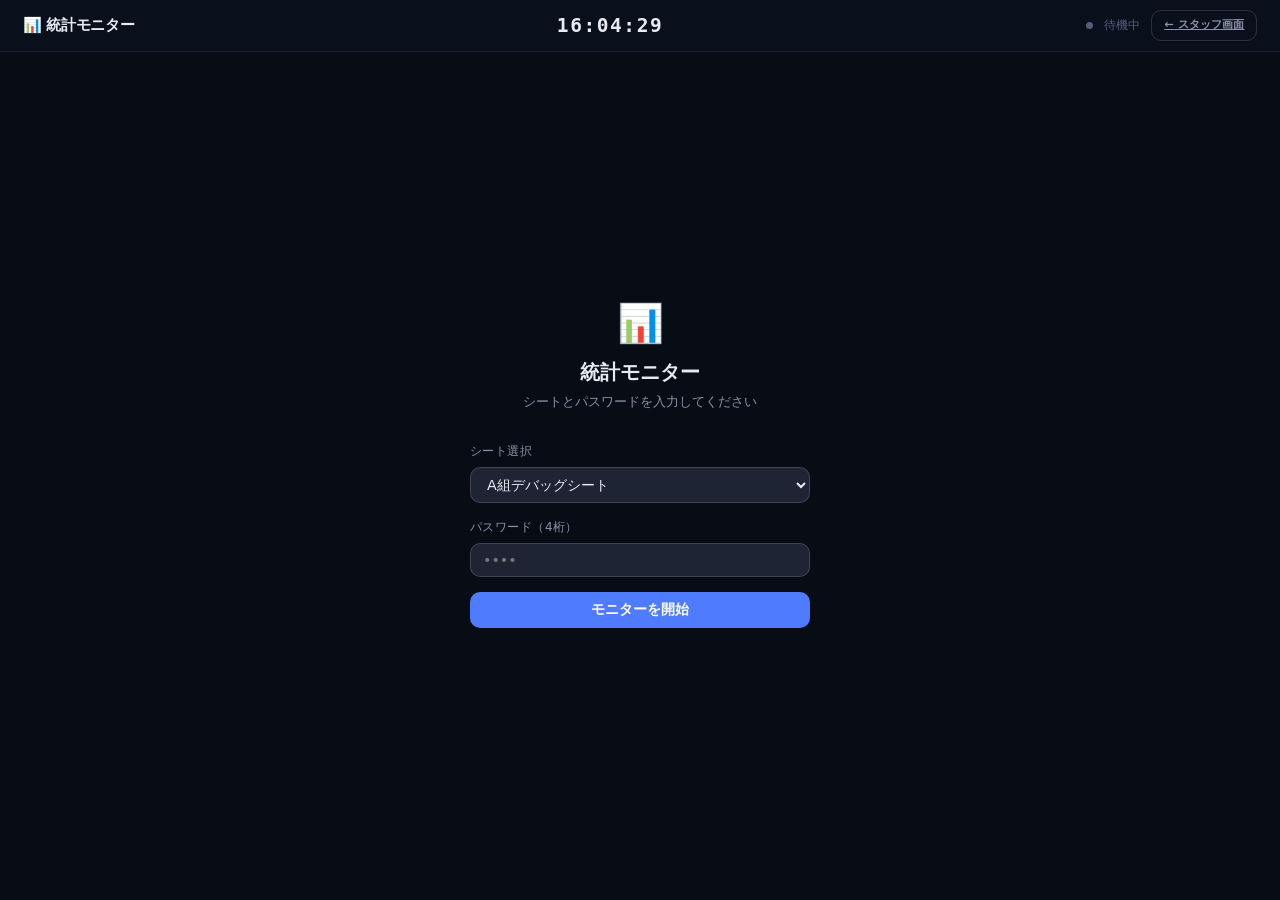
<file: stats.html>
<!DOCTYPE html>
<html lang="ja">
<head>
<meta charset="UTF-8">
<meta name="viewport" content="width=device-width, initial-scale=1.0">
<title>統計モニター</title>
<link rel="icon" href="favicon.ico">
<link rel="stylesheet" href="css/style.css">
<style>
/* ===== 統計モニター固有スタイル ===== */
body { background: #080c14; }
 
#stats-app { height: 100vh; display: flex; flex-direction: column; }
 
/* ── ヘッダーバー ── */
#stats-header {
  display: flex; align-items: center; justify-content: space-between;
  padding: 0.65rem 1.5rem;
  border-bottom: 1px solid var(--border);
  background: #0a0f1c;
  flex-shrink: 0;
  gap: 1rem;
}
#stats-header h1 { font-size: 1rem; font-weight: 700; }
#stats-clock {
  font-family: var(--font-mono); font-size: 1.3rem; font-weight: 700;
  color: var(--text); letter-spacing: 0.08em;
}
.header-meta { display: flex; align-items: center; gap: 0.75rem; font-size: 0.78rem; color: var(--text3); }
.poll-dot { width: 7px; height: 7px; border-radius: 50%; background: var(--text3); transition: background 0.3s; }
.poll-dot.active { background: var(--success); }
 
/* ── シート選択バー ── */
#sheet-bar {
  display: flex; gap: 0.4rem; flex-wrap: wrap;
  padding: 0.5rem 1.5rem;
  border-bottom: 1px solid var(--border);
  background: #0a0f1c;
  flex-shrink: 0;
}
.sheet-sel-btn {
  padding: 0.28rem 0.85rem; border-radius: 999px;
  font-size: 0.8rem; font-weight: 600; cursor: pointer;
  border: 1px solid var(--border2); background: transparent; color: var(--text2);
  transition: all 0.15s;
}
.sheet-sel-btn.active {
  background: var(--accent-dim); border-color: var(--accent); color: var(--accent);
}
 
/* ── ログイン画面 ── */
#login-screen {
  flex: 1; display: flex; flex-direction: column;
  align-items: center; justify-content: center; gap: 0;
}
#login-screen .logo { font-size: 2.5rem; margin-bottom: 0.25rem; }
#login-screen h2 { font-size: 1.3rem; font-weight: 700; margin-bottom: 0.25rem; }
#login-screen .sub { color: var(--text2); font-size: 0.85rem; margin-bottom: 2rem; }
#login-form { width: 100%; max-width: 340px; display: flex; flex-direction: column; gap: 1rem; }
 
/* ── 本体 ── */
#stats-body { flex: 1; overflow-y: auto; padding: 1rem 1.5rem 2rem; display: none; }
#stats-body.show { display: block; }
 
/* ── サマリーバー ── */
#summary-bar {
  display: grid; grid-template-columns: repeat(auto-fit, minmax(90px, 1fr));
  gap: 0.5rem; margin-bottom: 1.25rem;
}
.sum-card {
  background: var(--bg2); border: 1px solid var(--border);
  border-radius: var(--radius); padding: 0.6rem 0.75rem; text-align: center;
}
.sum-card .num {
  font-size: 1.6rem; font-weight: 800; font-family: var(--font-mono); line-height: 1.1;
}
.sum-card .lbl { font-size: 0.7rem; color: var(--text2); margin-top: 0.2rem; }
 
/* ── タイムスロットカード ── */
.slot-card {
  background: var(--bg2); border: 1px solid var(--border);
  border-radius: var(--radius-lg); margin-bottom: 0.75rem;
  overflow: hidden; transition: border-color 0.3s;
}
 
/* 時間帯ステータスによる左ボーダー色 */
.slot-card.slot-予約受付中 { border-left: 4px solid #6f9eff; }
.slot-card.slot-進行中     { border-left: 4px solid #22c589; animation: pulse-green 2s ease-in-out infinite; }
.slot-card.slot-呼出中     { border-left: 4px solid #f0c040; animation: pulse-amber 2s ease-in-out infinite; }
.slot-card.slot-終了済     { border-left: 4px solid #f97316; }
.slot-card.slot-失効済     { border-left: 4px solid #6b7280; opacity: 0.6; }
 
@keyframes pulse-green {
  0%,100% { box-shadow: 0 0 0 0 rgba(34,197,137,0); }
  50%      { box-shadow: 0 0 0 4px rgba(34,197,137,0.1); }
}
@keyframes pulse-amber {
  0%,100% { box-shadow: 0 0 0 0 rgba(240,192,64,0); }
  50%      { box-shadow: 0 0 0 4px rgba(240,192,64,0.12); }
}
 
.slot-header {
  display: flex; align-items: center; justify-content: space-between;
  padding: 0.75rem 1rem 0.6rem;
  border-bottom: 1px solid var(--border);
}
.slot-time {
  font-family: var(--font-mono); font-size: 1.15rem; font-weight: 700; color: var(--text);
}
.slot-status-badge {
  font-size: 0.78rem; font-weight: 700; padding: 0.2rem 0.7rem;
  border-radius: 999px; letter-spacing: 0.03em;
}
.badge-予約受付中 { background: rgba(79,124,255,0.15); color: #6f9eff; }
.badge-進行中     { background: rgba(34,197,137,0.18); color: #22c589; }
.badge-呼出中     { background: rgba(240,192,64,0.18); color: #f0c040; }
.badge-終了済     { background: rgba(249,115,22,0.15); color: #f97316; }
.badge-失効済     { background: rgba(107,114,128,0.15); color: #9ca3af; }
 
.slot-body {
  display: grid; grid-template-columns: 1fr 1fr 1fr;
  gap: 0; padding: 0;
}
.slot-metric {
  padding: 0.7rem 1rem; border-right: 1px solid var(--border);
  display: flex; flex-direction: column; gap: 0.1rem;
}
.slot-metric:last-child { border-right: none; }
.slot-metric .m-label { font-size: 0.72rem; color: var(--text2); }
.slot-metric .m-value {
  font-size: 1.4rem; font-weight: 800; font-family: var(--font-mono); line-height: 1.1;
}
.slot-metric .m-detail {
  font-size: 0.7rem; color: var(--text3); font-family: var(--font-mono); margin-top: 0.1rem;
}
 
/* 合計グループ数が0の場合はカードを薄く */
.slot-card.empty { opacity: 0.4; }
 
/* 空状態 */
#empty-state {
  display: flex; flex-direction: column;
  align-items: center; justify-content: center;
  height: 40vh; gap: 0.75rem; color: var(--text3);
}
.empty-icon { font-size: 3rem; opacity: 0.3; }
 
/* 日付区切り見出し */
.date-divider {
  display: flex; align-items: center; gap: 0.75rem;
  margin: 1.25rem 0 0.75rem;
}
.date-divider:first-child { margin-top: 0; }
.date-divider .date-label {
  font-size: 0.82rem; font-weight: 700; letter-spacing: 0.06em;
  color: var(--text2); white-space: nowrap;
  background: var(--bg3); padding: 0.25rem 0.75rem;
  border-radius: 999px; border: 1px solid var(--border2);
}
.date-divider .date-line {
  flex: 1; height: 1px; background: var(--border);
}
</style>
</head>
<body>
 
<div id="stats-app">
 
  <!-- ヘッダー（常時表示） -->
  <div id="stats-header">
    <h1>📊 <span id="stats-title-header">統計モニター</span></h1>
    <div id="stats-clock">--:--:--</div>
    <div class="header-meta">
      <div class="poll-dot" id="poll-dot"></div>
      <span id="poll-status">待機中</span>
      <a href="index.html" class="btn btn-ghost btn-sm" style="font-size:0.75rem;">← スタッフ画面</a>
    </div>
  </div>
 
  <!-- ログイン画面 -->
  <div id="login-screen">
    <div class="logo">📊</div>
    <h2 id="stats-title-login">統計モニター</h2>
    <p class="sub">シートとパスワードを入力してください</p>
    <div id="login-form">
      <div class="field">
        <label for="stat-sheet-select">シート選択</label>
        <select id="stat-sheet-select"></select>
      </div>
      <div class="field">
        <label for="stat-password">パスワード（4桁）</label>
        <input type="password" id="stat-password" maxlength="4"
          inputmode="numeric" placeholder="••••" autocomplete="current-password">
      </div>
      <button class="btn btn-primary" id="stat-login-btn">モニターを開始</button>
      <p id="stat-login-error" class="text-danger"
        style="font-size:0.85rem;text-align:center;min-height:1.2em;"></p>
    </div>
  </div>
 
  <!-- シート選択バー（ログイン後） -->
  <div id="sheet-bar" style="display:none;"></div>
 
  <!-- 統計本体 -->
  <div id="stats-body">
 
    <!-- サマリーバー -->
    <div id="summary-bar"></div>
 
    <!-- 時間帯リスト -->
    <div id="slot-list"></div>
 
  </div>
 
</div>
 
<div id="toast-container"></div>
 
<script src="config.js"></script>
<script src="js/api.js"></script>
<script>
// ============================================================
// 状態
// ============================================================
let session = null;  // { sheetName, password, label }
let pollTimer = null;
let activeSheetIdx = 0;
 
// ============================================================
// 初期化
// ============================================================
document.addEventListener('DOMContentLoaded', () => {
  document.title = (CONFIG.STATS_TITLE || '統計モニター');
  document.getElementById('stats-title-header').textContent = CONFIG.STATS_TITLE || '統計モニター';
  document.getElementById('stats-title-login').textContent  = CONFIG.STATS_TITLE || '統計モニター';
  buildSheetSelect();
  startClock();
 
  document.getElementById('stat-password').addEventListener('keydown', e => {
    if (e.key === 'Enter') document.getElementById('stat-login-btn').click();
  });
});
 
function buildSheetSelect() {
  const sel = document.getElementById('stat-sheet-select');
  CONFIG.SHEETS.forEach((s, i) => {
    const opt = document.createElement('option');
    opt.value = i;
    opt.textContent = s.label;
    sel.appendChild(opt);
  });
}
 
// ============================================================
// 時計
// ============================================================
function startClock() {
  const tick = () => {
    document.getElementById('stats-clock').textContent =
      new Date().toLocaleTimeString('ja-JP', {
        hour: '2-digit', minute: '2-digit', second: '2-digit', hour12: false
      });
  };
  tick();
  setInterval(tick, 1000);
}
 
// ============================================================
// ログイン
// ============================================================
document.getElementById('stat-login-btn').addEventListener('click', async () => {
  const idx    = parseInt(document.getElementById('stat-sheet-select').value, 10);
  const pw     = document.getElementById('stat-password').value.trim();
  const errEl  = document.getElementById('stat-login-error');
  const sheet  = CONFIG.SHEETS[idx];
  errEl.textContent = '';
  if (!pw) { errEl.textContent = 'パスワードを入力してください'; return; }
 
  const btn = document.getElementById('stat-login-btn');
  btn.disabled = true;
  btn.innerHTML = '<span class="spinner"></span>';
 
  try {
    await API.auth(sheet.sheetName, pw);
    session = { sheetName: sheet.sheetName, password: pw, label: sheet.label };
    API.setSession(sheet, pw);
    startStats();
  } catch (e) {
    errEl.textContent = e.message.includes('パスワード') ? 'パスワードが違います'
      : 'エラー: ' + e.message;
  } finally {
    btn.disabled = false;
    btn.textContent = 'モニターを開始';
  }
});
 
// ============================================================
// 統計モニター開始
// ============================================================
function startStats() {
  document.getElementById('login-screen').style.display = 'none';
  document.getElementById('stats-body').classList.add('show');
 
  buildSheetBar();
  activeSheetIdx = CONFIG.SHEETS.findIndex(s => s.sheetName === session.sheetName);
  if (activeSheetIdx < 0) activeSheetIdx = 0;
  updateSheetBarUI();
 
  fetchAndRender();
  pollTimer = setInterval(fetchAndRender, CONFIG.POLL_INTERVAL_MS);
}
 
function buildSheetBar() {
  const bar = document.getElementById('sheet-bar');
  bar.innerHTML = '';
  CONFIG.SHEETS.forEach((s, i) => {
    const btn = document.createElement('button');
    btn.className = 'sheet-sel-btn';
    btn.textContent = s.label;
    btn.id = 'sheetbtn-' + i;
    btn.addEventListener('click', () => {
      activeSheetIdx = i;
      session = { sheetName: s.sheetName, password: session.password, label: s.label };
      API.setSession(CONFIG.SHEETS[i], session.password);
      updateSheetBarUI();
      fetchAndRender();
    });
    bar.appendChild(btn);
  });
  bar.style.display = 'flex';
}
 
function updateSheetBarUI() {
  CONFIG.SHEETS.forEach((_, i) => {
    const b = document.getElementById('sheetbtn-' + i);
    if (b) b.classList.toggle('active', i === activeSheetIdx);
  });
}
 
// ============================================================
// データ取得・描画
// ============================================================
async function fetchAndRender() {
  const dot = document.getElementById('poll-dot');
  const statusEl = document.getElementById('poll-status');
  dot.classList.add('active');
  statusEl.textContent = '更新中...';
 
  try {
    const res = await API.getTimeslotStats(session.sheetName, session.password);
    renderSummary(res.timeslots);
    renderSlots(res.timeslots);
    statusEl.textContent = '接続中';
  } catch (e) {
    statusEl.textContent = 'エラー: ' + e.message;
  } finally {
    setTimeout(() => dot.classList.remove('active'), 600);
  }
}
 
// ── サマリーバー ──────────────────────────────
function renderSummary(timeslots) {
  const totals = { total:0, reserved:0, calling:0, received:0, entered:0, absent:0, expired:0 };
  timeslots.forEach(sl => {
    Object.keys(totals).forEach(k => { totals[k] += (sl.counts[k] || 0); });
  });
 
  const items = [
    { key:'total',    label:'合計',   color:'var(--text)'  },
    { key:'reserved', label:'予約済', color:'#6f9eff'      },
    { key:'calling',  label:'呼出中', color:'#f0c040'      },
    { key:'received', label:'受付済', color:'#34d399'      },
    { key:'entered',  label:'入場済', color:'#22c589'      },
    { key:'absent',   label:'不在',   color:'#9ca3af'      },
    { key:'expired',  label:'失効',   color:'#e5534b'      },
  ];
 
  const bar = document.getElementById('summary-bar');
  bar.innerHTML = '';
  items.forEach(({ key, label, color }) => {
    const div = document.createElement('div');
    div.className = 'sum-card';
    div.innerHTML = `
      <div class="num" style="color:${color}">${totals[key]}</div>
      <div class="lbl">${label}</div>
    `;
    bar.appendChild(div);
  });
}
 
// ── タイムスロット一覧 ────────────────────────
function renderSlots(timeslots) {
  const list = document.getElementById('slot-list');
 
  if (timeslots.length === 0) {
    list.innerHTML = `
      <div id="empty-state">
        <div class="empty-icon">📋</div>
        <p>この時間帯に整理券データがありません</p>
      </div>`;
    return;
  }
 
  list.innerHTML = '';
 
  /**
   * "2025/11/03 14:00" → { date: "2025/11/03", time: "14:00" }
   * "2025/11/03" のみ、または null は安全に処理する
   */
  function parseDateTime(str) {
    if (!str) return { date: '', time: '—' };
    const s = String(str).trim();
    const m = s.match(/^(\d{4}\/\d{2}\/\d{2})\s+(\d{2}:\d{2})/);
    if (m) return { date: m[1], time: m[2] };
    // "HH:MM" のみの場合（旧データ互換）
    const t = s.match(/(\d{2}:\d{2})$/);
    return { date: '', time: t ? t[1] : s };
  }
 
  let lastDate = null; // 直前に表示した日付
 
  timeslots.forEach(sl => {
    const { startTime, endTime, expireTime, slotStatus, counts } = sl;
    const isEmpty = counts.total === 0;
 
    const start   = parseDateTime(startTime);
    const end     = parseDateTime(endTime);
    const expire  = parseDateTime(expireTime);
 
    // ── 日付が変わる箇所に区切り見出しを挿入 ──
    const currentDate = start.date || end.date || '';
    if (currentDate && currentDate !== lastDate) {
      const divider = document.createElement('div');
      divider.className = 'date-divider';
      divider.innerHTML = `
        <div class="date-line"></div>
        <div class="date-label">📅 ${currentDate}</div>
        <div class="date-line"></div>
      `;
      list.appendChild(divider);
      lastDate = currentDate;
    }
 
    // 失効時刻は日付＋時刻を両方表示（別日になる場合も考慮）
    const expireDisplay = expire.date && expire.date !== currentDate
      ? `${expire.date} ${expire.time}`  // 別日: フル表示
      : expire.time;                      // 同日: 時刻のみ
 
    const card = document.createElement('div');
    card.className = `slot-card slot-${slotStatus}${isEmpty ? ' empty' : ''}`;
    card.innerHTML = `
      <div class="slot-header">
        <div class="slot-time">${start.time} 〜 ${end.time}</div>
        <span class="slot-status-badge badge-${slotStatus}">${slotStatus}</span>
      </div>
      <div class="slot-body">
        <div class="slot-metric">
          <div class="m-label">予約グループ数</div>
          <div class="m-value">${counts.total}</div>
          <div class="m-detail">
            予約済 ${counts.reserved}
            ${counts.calling > 0
              ? `・呼出中 <span style="color:#f0c040">${counts.calling}</span>`
              : ''}
          </div>
        </div>
        <div class="slot-metric">
          <div class="m-label">受付済グループ数</div>
          <div class="m-value">${counts.received}</div>
          <div class="m-detail">入場済 ${counts.entered}</div>
        </div>
        <div class="slot-metric">
          <div class="m-label">不在 / 失効</div>
          <div class="m-value" style="font-size:1.1rem;">
            ${counts.absent}
            <span style="color:var(--text3);font-size:0.85rem;"> / </span>
            ${counts.expired}
          </div>
          <div class="m-detail">失効〜 ${expireDisplay}</div>
        </div>
      </div>
    `;
    list.appendChild(card);
  });
}
 
// ============================================================
// トースト
// ============================================================
function toast(msg, type = 'info') {
  const c  = document.getElementById('toast-container');
  const el = document.createElement('div');
  el.className   = 'toast ' + type;
  el.textContent = msg;
  c.appendChild(el);
  setTimeout(() => el.remove(), 3500);
}
</script>
</body>
</html>
</file>
<file: css/style.css>
/* ===================================================
   整理券システム 共通スタイル
   =================================================== */

:root {
  --bg:         #0f1117;
  --bg2:        #181c27;
  --bg3:        #1f2435;
  --border:     rgba(255,255,255,0.08);
  --border2:    rgba(255,255,255,0.14);
  --text:       #e8eaf2;
  --text2:      #8b91a8;
  --text3:      #555d78;
  --accent:     #4f7cff;
  --accent-dim: rgba(79,124,255,0.15);
  --accent2:    #7c53e8;
  --success:    #22c589;
  --warn:       #f0b429;
  --danger:     #e5534b;
  --radius:     10px;
  --radius-lg:  16px;
  --shadow:     0 2px 16px rgba(0,0,0,0.4);
  --font:       'Inter', 'Helvetica Neue', system-ui, sans-serif;
  --font-mono:  'JetBrains Mono', 'Fira Code', monospace;
}

*, *::before, *::after { box-sizing: border-box; margin: 0; padding: 0; }

html { font-size: 15px; }

body {
  background: var(--bg);
  color: var(--text);
  font-family: var(--font);
  line-height: 1.6;
  min-height: 100vh;
  -webkit-font-smoothing: antialiased;
}

/* ===== タイポグラフィ ===== */
h1 { font-size: 1.25rem; font-weight: 700; letter-spacing: -0.02em; }
h2 { font-size: 1rem;    font-weight: 600; }
label { font-size: 0.8rem; color: var(--text2); font-weight: 500; letter-spacing: 0.04em; text-transform: uppercase; }

/* ===== 共通コンポーネント ===== */

.card {
  background: var(--bg2);
  border: 1px solid var(--border);
  border-radius: var(--radius-lg);
  padding: 1.25rem 1.5rem;
}

/* ボタン */
.btn {
  display: inline-flex;
  align-items: center;
  justify-content: center;
  gap: 0.4rem;
  padding: 0.6rem 1.2rem;
  border-radius: var(--radius);
  font-size: 0.9rem;
  font-weight: 600;
  cursor: pointer;
  border: none;
  transition: opacity 0.15s, transform 0.1s;
  letter-spacing: 0.01em;
}
.btn:active { transform: scale(0.97); }
.btn:disabled { opacity: 0.4; cursor: not-allowed; transform: none; }

.btn-primary { background: var(--accent); color: #fff; }
.btn-primary:hover:not(:disabled) { opacity: 0.88; }

.btn-success { background: var(--success); color: #0f1117; }
.btn-success:hover:not(:disabled) { opacity: 0.88; }

.btn-danger  { background: var(--danger); color: #fff; }
.btn-danger:hover:not(:disabled) { opacity: 0.88; }

.btn-ghost {
  background: transparent;
  color: var(--text2);
  border: 1px solid var(--border2);
}
.btn-ghost:hover:not(:disabled) { background: var(--bg3); color: var(--text); }

.btn-lg { padding: 0.8rem 1.6rem; font-size: 1rem; }
.btn-sm { padding: 0.35rem 0.8rem; font-size: 0.8rem; }

/* フォーム */
.field { display: flex; flex-direction: column; gap: 0.35rem; }

input, select {
  background: var(--bg3);
  border: 1px solid var(--border2);
  border-radius: var(--radius);
  color: var(--text);
  font-family: var(--font);
  font-size: 0.95rem;
  padding: 0.55rem 0.8rem;
  width: 100%;
  transition: border-color 0.15s;
  outline: none;
}
input:focus, select:focus { border-color: var(--accent); }
input[type="number"]  { font-family: var(--font-mono); }
input[type="time"]    { font-family: var(--font-mono); }

input.large {
  font-size: 1.5rem;
  font-family: var(--font-mono);
  text-align: center;
  padding: 0.8rem;
  letter-spacing: 0.1em;
}

/* トースト通知 */
#toast-container {
  position: fixed;
  bottom: 1.5rem;
  right: 1.5rem;
  z-index: 1000;
  display: flex;
  flex-direction: column;
  gap: 0.5rem;
}
.toast {
  background: var(--bg3);
  border: 1px solid var(--border2);
  border-radius: var(--radius);
  padding: 0.75rem 1.1rem;
  font-size: 0.88rem;
  box-shadow: var(--shadow);
  animation: slideIn 0.2s ease;
  max-width: 300px;
}
.toast.success { border-left: 3px solid var(--success); }
.toast.error   { border-left: 3px solid var(--danger); }
.toast.info    { border-left: 3px solid var(--accent); }

@keyframes slideIn {
  from { opacity: 0; transform: translateX(1rem); }
  to   { opacity: 1; transform: translateX(0); }
}

/* ステータスバッジ */
.badge {
  display: inline-block;
  padding: 0.2rem 0.55rem;
  border-radius: 999px;
  font-size: 0.75rem;
  font-weight: 700;
  letter-spacing: 0.03em;
}
.status-reserved { background: rgba(79,124,255,0.15); color: #6f9eff; }
.status-calling  { background: rgba(240,180,41,0.18); color: #f0c040; }
.status-received { background: rgba(34,197,137,0.15); color: #34d399; }
.status-entered  { background: rgba(34,197,137,0.25); color: #22c589; }
.status-absent   { background: rgba(139,145,168,0.15); color: #8b91a8; }
.status-expired  { background: rgba(229,83,75,0.15);  color: #e5534b; }

/* ローディング */
.spinner {
  width: 18px; height: 18px;
  border: 2px solid var(--border2);
  border-top-color: var(--accent);
  border-radius: 50%;
  animation: spin 0.7s linear infinite;
  display: inline-block;
}
@keyframes spin { to { transform: rotate(360deg); } }

/* 区切り線 */
.divider {
  border: none;
  border-top: 1px solid var(--border);
  margin: 1rem 0;
}

/* グリッド */
.grid-2 { display: grid; grid-template-columns: 1fr 1fr; gap: 0.75rem; }
.grid-3 { display: grid; grid-template-columns: 1fr 1fr 1fr; gap: 0.75rem; }

/* テキストユーティリティ */
.text-mono    { font-family: var(--font-mono); }
.text-muted   { color: var(--text2); }
.text-success { color: var(--success); }
.text-danger  { color: var(--danger); }
.text-warn    { color: var(--warn); }
.text-accent  { color: var(--accent); }

/* モーダルオーバーレイ */
.overlay {
  position: fixed; inset: 0;
  background: rgba(0,0,0,0.7);
  display: flex; align-items: center; justify-content: center;
  z-index: 500;
}
.overlay.hidden { display: none; }
.modal {
  background: var(--bg2);
  border: 1px solid var(--border2);
  border-radius: var(--radius-lg);
  padding: 2rem;
  width: min(420px, 92vw);
  box-shadow: var(--shadow);
}

@media (max-width: 640px) {
  html { font-size: 14px; }
  .grid-2, .grid-3 { grid-template-columns: 1fr; }
}
</file>
